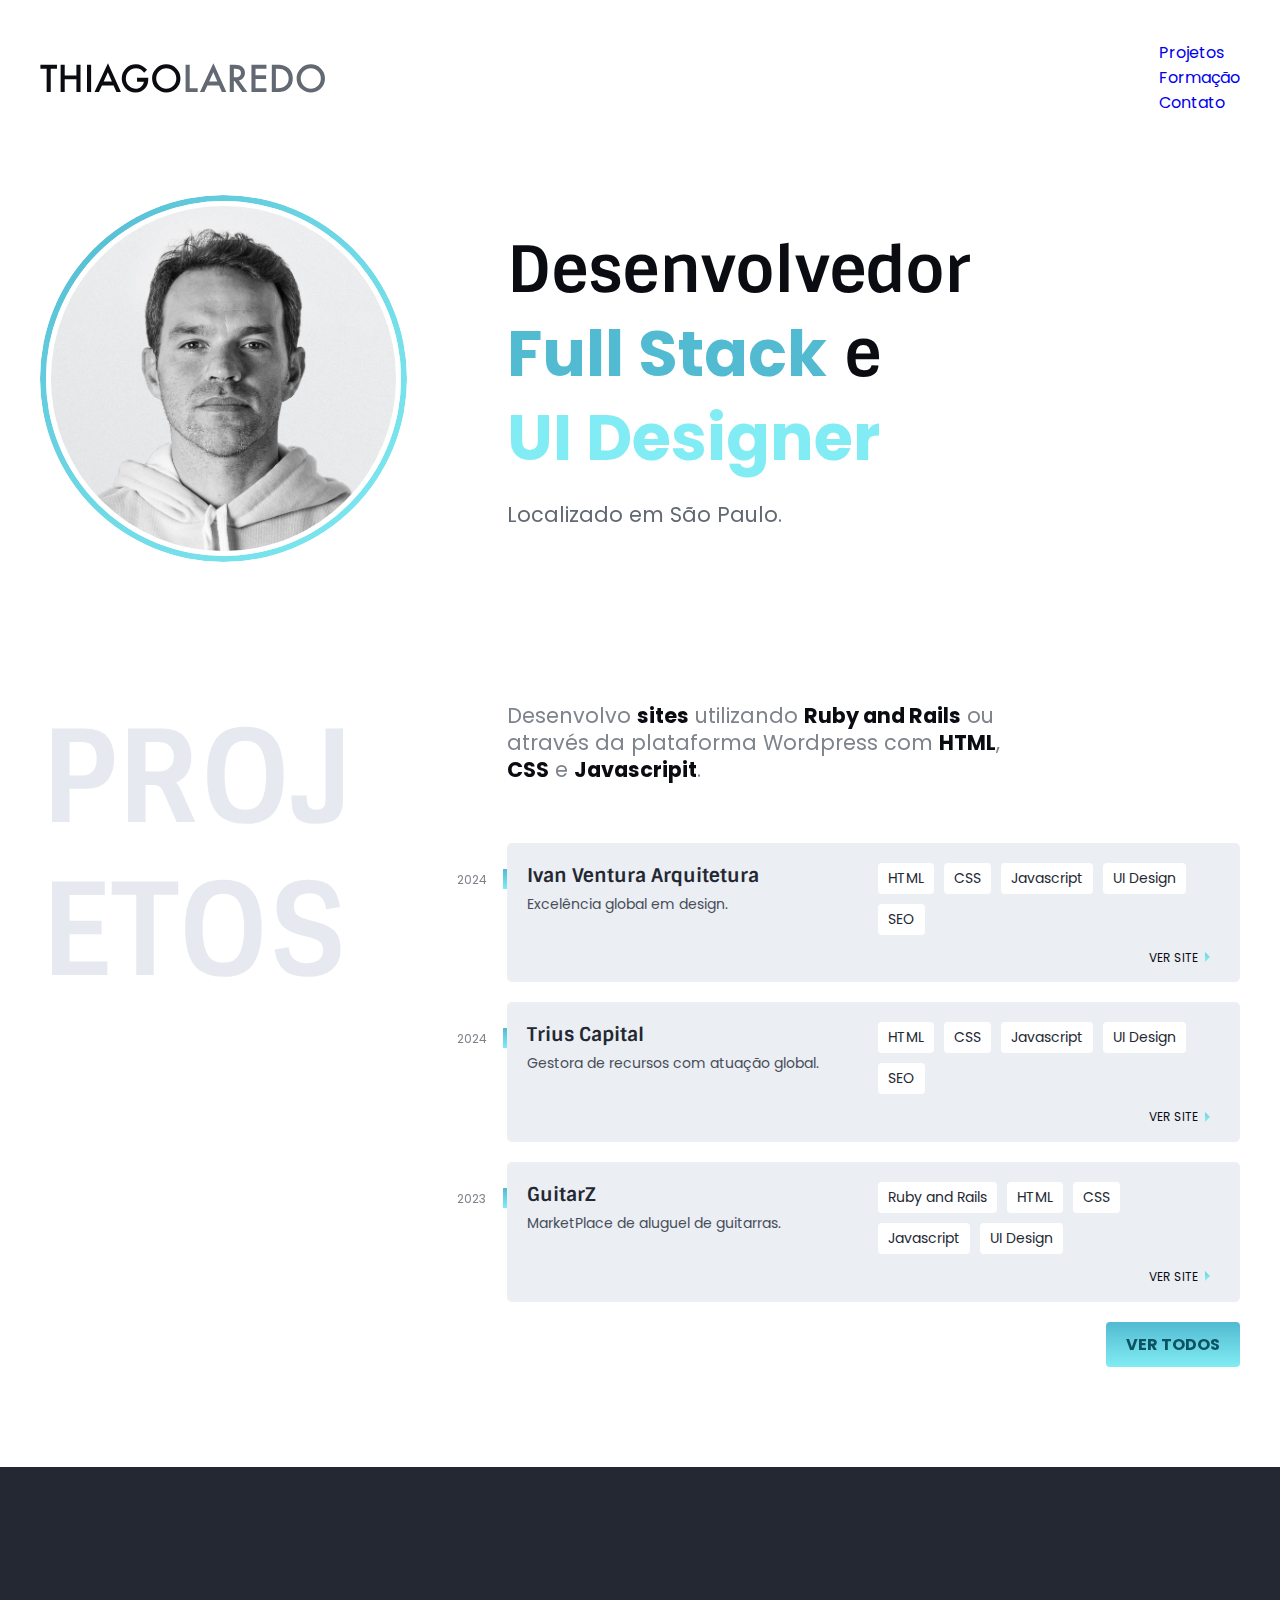
<file: index.html>
<!DOCTYPE html>
<html lang="pt-br">

<head>
  <meta charset="UTF-8">
  <meta name="viewport" content="width=device-width, initial-scale=1.0">
  <title>Thiago Laredo - Desenvolvedor Web e Designer</title>
  <meta name="description" content="Desenvolvo projetos web utilizando HTML, CSS e Javascript">
  <link rel="stylesheet" href="./css/style.css">
  <link rel="preconnect" href="https://fonts.googleapis.com">
  <link rel="preconnect" href="https://fonts.gstatic.com" crossorigin>
  <link href="https://fonts.googleapis.com/css2?family=Poppins:ital,wght@0,400;0,500;0,600;0,700;1,300&family=Sintony:wght@400;700&display=swap" rel="stylesheet">
  <script>document.documentElement.className += ' js';</script>
  <link rel="icon" href="./favicon.svg" type="image/svg+xml">
</head>

<body>
  <header class="header">
    <a href="./index.html">
      <img class="logo" src="./img/logo.svg">
    </a>
    <nav>
      <ul class="menu js-menu">
        <a href="portifolio.html">
          <li>Projetos</li>
        </a>
        <a href="#Formacao">
          <li>Formação</li>
        </a>
        <a href="#contato">
          <li>Contato</li>
        </a>
      </ul>
    </nav>
  </header>

  <main class="intro js-scroll">
    <div class="borda">
      <img src="./img/avatar-2.jpg">
    </div>
    <div class="texto">
      <h1>Desenvolvedor<br> <span class="azul">Full Stack</span> e <br><span class="verde">UI Designer</span></h1>
      <p>Localizado em São Paulo.</p>
    </div>
  </main>

  <section class="Experiencia js-scroll" id="Projetos" aria-label="Projetos">
    <h1 class="titulo">Projetos</h1>
    <div class="projetos-container">
      <p class="experiencia-texto">Desenvolvo <strong>sites</strong> utilizando <strong>Ruby and Rails</strong> ou através da plataforma Wordpress com <strong>HTML</strong>, <strong>CSS</strong> e <strong>Javascripit</strong>.

      <div class="projetos">
        <span class="tipo">2024</span>
        <div>
          <h3 class="titulo-projetos">Ivan Ventura Arquitetura</h3>
          <p class="texto-projetos">Excelência global em design. </p>
        </div>
        <ul class="linguagens">
          <li>HTML</li>
          <li>CSS</li>
          <li>Javascript</li>
          <li>UI Design</li>
          <li>SEO</li>
        </ul>
        <a href="https://ivanventura.com.br/" target="_blank" class="botão">Ver Site</a>
      </div>

      <div class="projetos">
        <span class="tipo">2024</span>
        <div>
          <h3 class="titulo-projetos">Trius Capital</h3>
          <p class="texto-projetos">Gestora de recursos com atuação global.</p>
        </div>
        <ul class="linguagens">
          <li>HTML</li>
          <li>CSS</li>
          <li>Javascript</li>
          <li>UI Design</li>
          <li>SEO</li>
        </ul>
        <a href="https://www.triuscapital.com" target="_blank" class="botão">Ver Site</a>
      </div>

      <div class="projetos">
        <span class="tipo">2023</span>
        <div>
          <h3 class="titulo-projetos">GuitarZ</h3>
          <p class="texto-projetos">MarketPlace de aluguel de guitarras.</p>
        </div>
        <ul class="linguagens">
          <li>Ruby and Rails</li>
          <li>HTML</li>
          <li>CSS</li>
          <li>Javascript</li>
          <li>UI Design</li>
        </ul>
        <a href="https://guitarz-switch-alelvis.herokuapp.com/" target="_blank" class="botão">Ver Site</a>
      </div>

      
      <div class="btn-todos">
        <a href="./portifolio.html">VER TODOS</a>
      </div>
    </div>
  </section>

  <section class="fundo" id="Formacao" aria-label="Formação">
    <div class="container">
      <div class="formacao js-scroll">
        <h1 class="titulo titulo-formacao">Formação</h1>
        <div>
          <p class="formacao-texto">Minha mais recente experiência foi o <strong>Bootcamp</strong> de <strong>Desenvolvimento Web</strong> na escola <strong>Le Wagon</strong>.
          </p>
          <ul class="curso-lista">
            <li class="escola">
              <span>Bootcamp Desenvolvimento Web</span>
              <div class="flex">
                <h3>Desenvolvedor Full Stack</h3>
                <span class="carga-horaria">400h</span>
              </div>
              <div class="flex">
                <p>Le wagon</p>
                <a href="https://olatu.com.br/wp-content/uploads/2023/07/diploma.pdf" target="_blank"> <img src="./img/download.svg"></a>
              </div>
            </li>
            <li class="escola">
              <span>Iniciante</span>
              <div class="flex">
                <h3>HTML / CSS</h3>
                <span class="carga-horaria">46h</span>
              </div>
              <div class="flex">
                <p>Origamid</p>
                <a href="https://www.origamid.com/certificate/bc9a4b62" target="_blank"> <img src="./img/download.svg"></a>
              </div>
            </li>
            <li class="escola">
              <span>Iniciante</span>
              <div class="flex">
                <h3>UI Design</h3>
                <span class="carga-horaria">34h</span>
              </div>
              <div class="flex">
                <p>Origamid</p>
                <a href="https://www.origamid.com/certificate/de744b35" target="_blank"> <img src="./img/download.svg"></a>
              </div>
            </li>
          </ul>
          <div>
            <div class="formacao-extra">
              <h3>Graduação</h3>
              <p>Adm. de Empresas / PUC - SP
              <p>
            </div>
            <div class="habilidades">
              <h3>Habilidades</h3>
              <ul>
                <li>Figma</li>
                <li>Photoshop</li>
                <li>Illustrator</li>
              </ul>
            </div>
          </div>
        </div>
      </div> 
  </section>

  <footer class="fundo-rodape" id="contato" aria-label="Contato">
    <div class="rodape-container js-scroll">
      <div class="contato">
        <p>Estou disponível para novos projetos. Entre em contato comigo e marcamos uma conversa.</p>
        <ul>
          <li>thiago@olatu.com.br</li>
          <li><a href="https://api.whatsapp.com/send?phone=5511999415321" target="_blank">11 99941-5321</a></li>
        </ul>
      </div>
      <div class="copy">
        <img src="./img/infinito.svg">
        <span>Thiago Laredo Todos os Direitos Reservados</span>
      </div>
    </div>
  </footer>

  <script src="js.js"></script>
</body>
</html>
</file>
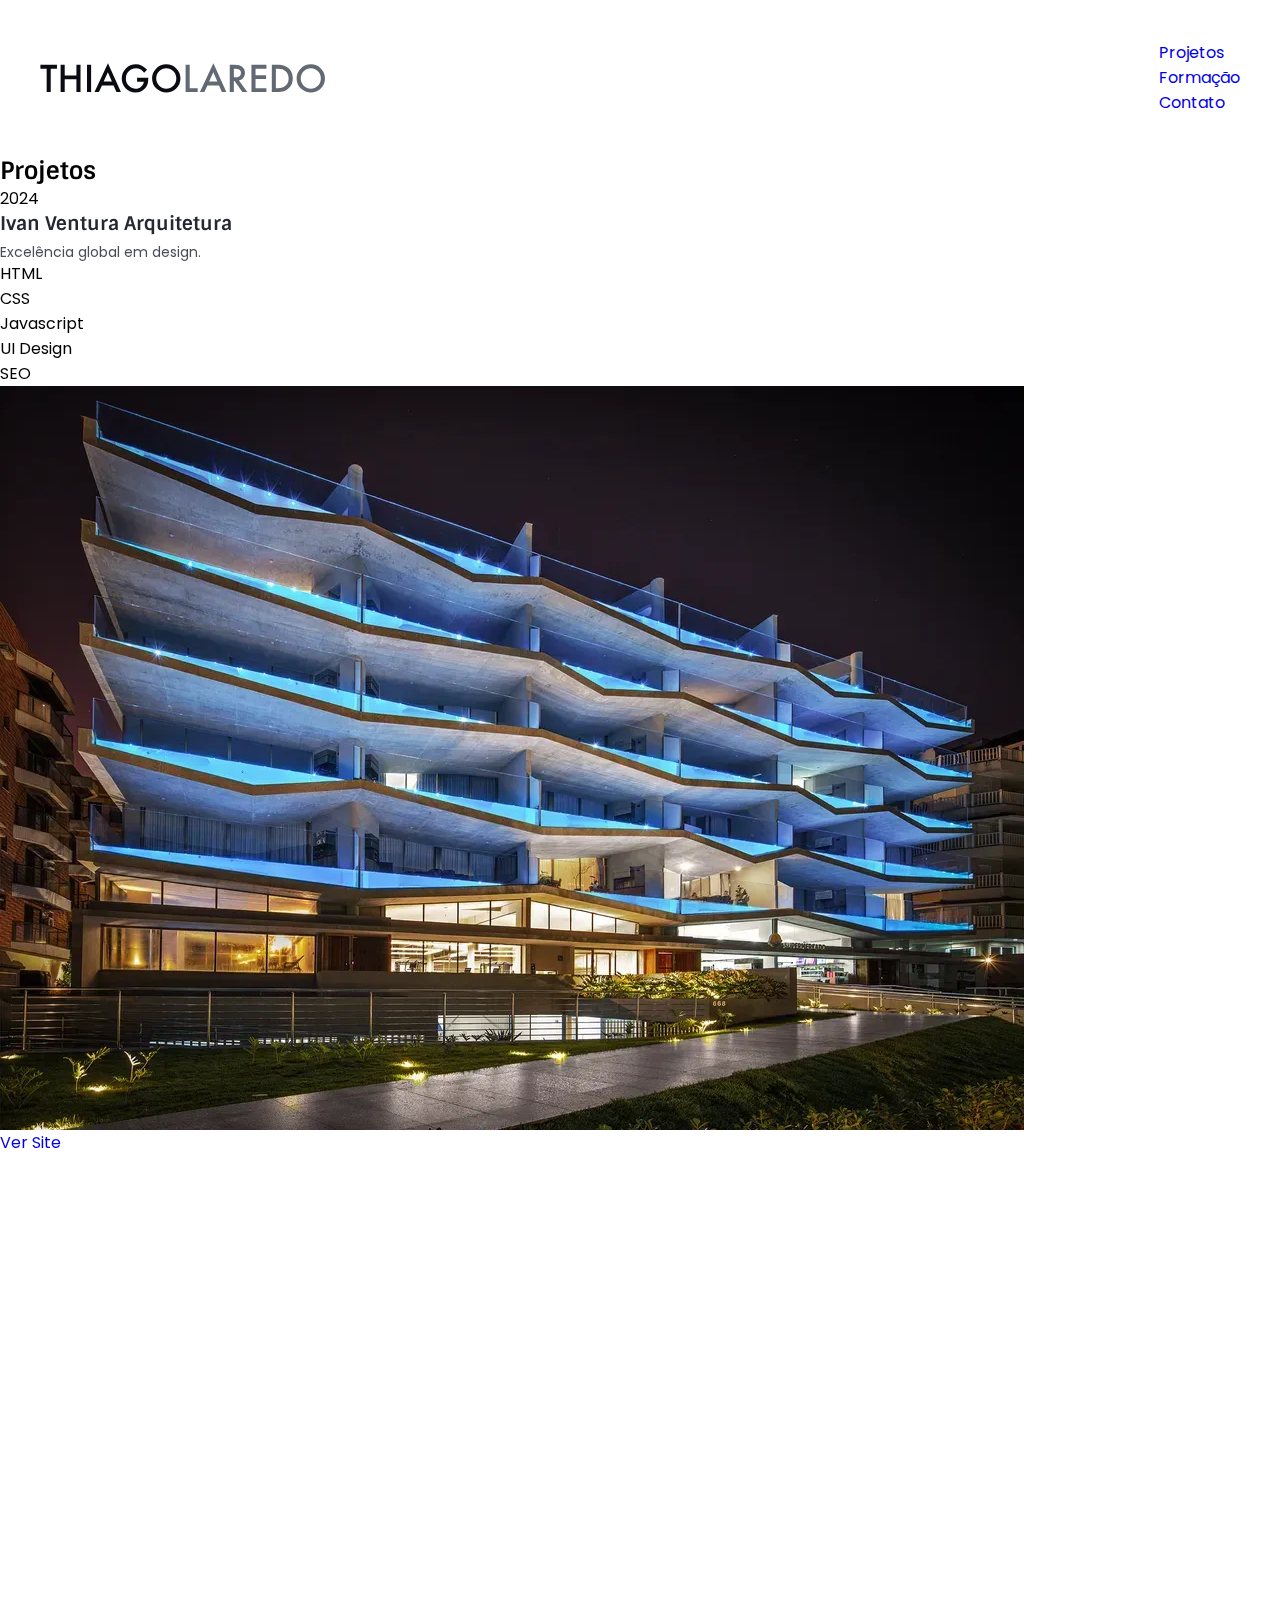
<file: portifolio.html>
<!DOCTYPE html>
<html lang="pt-br">

<head>
  <meta charset="UTF-8">
  <meta name="viewport" content="width=device-width, initial-scale=1.0">
  <title>Thiago Laredo - Desenvolvedor e Designer</title>
  <meta name="description" content="Desenvolvo projetos web utilizando HTML, CSS e Javascript">
  <link rel="stylesheet" href="./css/style.css">
  <link rel="preconnect" href="https://fonts.googleapis.com">
  <link rel="preconnect" href="https://fonts.gstatic.com" crossorigin>
  <link href="https://fonts.googleapis.com/css2?family=Poppins:ital,wght@0,400;0,500;0,600;0,700;1,300&family=Sintony:wght@400;700&display=swap" rel="stylesheet">
  <script>document.documentElement.className += ' js';</script>
  <link rel="icon" href="./favicon.svg" type="image/svg+xml">

</head>

<body>
  <header class="header">
    <a href="./index.html">
      <img class="logo" src="./img/logo.svg">
    </a>
    <nav>
      <ul class="menu js-menu">
        <a href="portifolio.html">
          <li>Projetos</li>
        </a>
        <a href="/index.html#Formacao">
          <li>Formação</li>
        </a>
        <a href="#contato">
          <li>Contato</li>
        </a>
      </ul>
    </nav>
  </header>

  <main class="portifolio-container">
    <h2 class="titulo-portifolio js-scroll">Projetos</h2>
    <div class="portifolio-lista">
  
      <div class="portifolio js-scroll">
        <span class="ano">2024</span>
        <div>
          <h3 class="titulo-projetos">Ivan Ventura Arquitetura</h3>
          <p class="texto-projetos">Excelência global em design.</p>
          <ul class="linguagens-port">
            <li>HTML</li>
            <li>CSS</li>
            <li>Javascript</li>
            <li>UI Design</li>
            <li>SEO</li>
          </ul>
        </div>
        <img class="print" src="./img/ivan-ventura.webp" alt="Ivan Ventura">
        <a href="https://ivanventura.com.br/" target="_blank" class="btn-seta">Ver Site</a>
      </div>

      <div class="portifolio js-scroll">
        <span class="ano">2024</span>
        <div>
          <h3 class="titulo-projetos">Trius Capital</h3>
          <p class="texto-projetos">Gestora de recursos com atuação global.</p>
          <ul class="linguagens-port">
            <li>HTML</li>
            <li>CSS</li>
            <li>Javascript</li>
            <li>UI Design</li>
            <li>SEO</li>
          </ul>
        </div>
        <img class="print" src="./img/trius.webp" alt="Trius Capital">
        <a href="https://www.triuscapital.com/"target="_blank" class="btn-seta">Ver Site</a>
      </div>

      <div class="portifolio js-scroll">
        <span class="ano">2023</span>
        <div>
          <h3 class="titulo-projetos">Foodlab</h3>
          <p class="texto-projetos">Cursos para empreendedorismo na gastronomia.</p>
          <ul class="linguagens-port">
            <li>Wordpress</li>
            <li>HTML</li>
            <li>CSS</li>
            <li>Javascript</li>
            <li>UI Design</li>
            <li>SEO</li>
          </ul>
        </div>
        <img class="print" src="./img/foodlab.jpeg" alt="Foodlab">
        <a href="https://foodlab.online/" target="_blank" class="btn-seta">Ver Site</a>
      </div>

      <div class="portifolio js-scroll">
        <span class="ano">2023</span>
        <div>
          <h3 class="titulo-projetos">Grupo Papaki</h3>
          <p class="texto-projetos">Maior grupo de produção publicitária do Brasil.</p>
          <ul class="linguagens-port">
            <li>Wordpress</li>
            <li>HTML</li>
            <li>CSS</li>
            <li>Javascript</li>
            <li>UI Design</li>
            <li>SEO</li>
          </ul>
        </div>
        <img class="print" src="./img/papaki.jpg" alt="Grupo Papaki">
        <a href="https://papaki.com.br/" target="_blank" class="btn-seta">Ver Site</a>
      </div>

      <div class="portifolio js-scroll">
        <span class="ano">2023</span>
        <div>
          <h3 class="titulo-projetos">GuitarZ</h3>
          <p class="texto-projetos">MarketPlace de aluguel de guitarras.</p>
          <ul class="linguagens-port">
            <li>Ruby and Rails</li>
            <li>HTML</li>
            <li>CSS</li>
            <li>Javascript</li>
            <li>UI Design</li>
          </ul>
        </div>
        <img class="print" src="./img/guitarz.webp" alt="GuitarZ">
        <a href="https://guitarz-switch-alelvis.herokuapp.com/" target="_blank" class="btn-seta">Ver Site</a>
      </div>

      <div class="portifolio js-scroll">
        <span class="ano">2023</span>
        <div>
          <h3 class="titulo-projetos">Glue</h3>
          <p class="texto-projetos">Gestão de carreira para talentos do audivisual em publicidade.</p>
          <ul class="linguagens-port">
            <li>Wordpress</li>
            <li>HTML</li>
            <li>CSS</li>
            <li>Javascript</li>
            <li>UI Design</li>
            <li>SEO</li>
          </ul>
        </div>
        <img class="print" src="./img/glue.png" alt="Glue">
        <a href="https://gluehere.co/" target="_blank" class="btn-seta">Ver Site</a>
      </div>

      <div class="portifolio js-scroll">
        <span class="ano">2023</span>
        <div>
          <h3 class="titulo-projetos">Pace</h3>
          <p class="texto-projetos">Clínica de Fisioterapia e Preparação Física.</Audio> </p>
          <ul class="linguagens-port">
            <li>Wordpress</li>
            <li>HTML</li>
            <li>CSS</li>
            <li>UI Design</li>
            <li>SEO</li>
            <li>Fotografia</li>
          </ul>
        </div>
        <img class="print" src="./img/pace.webp" alt="Clinica Pace">
        <a href="https://www.clinicapace.com.br/" target="_blank" class="btn-seta">Ver Site</a>
      </div>

      <div class="portifolio js-scroll">
        <span class="ano">2022</span>
        <div>
          <h3 class="titulo-projetos">Brigitte Filmes</h3>
          <p class="texto-projetos">Produtora de Filmes para Publicidade. </p>
          <ul class="linguagens-port">
            <li>Wordpress</li>
            <li>HTML</li>
            <li>CSS</li>
            <li>Javascript</li>
            <li>UI Design</li>
            <li>SEO</li>
          </ul>
        </div>
        <img class="print" src="./img/brigitte.webp" alt="Brigitte">
        <a href="https://www.brigittefilmes.com.br/" target="_blank" class="btn-seta">Ver Site</a>
      </div>

      <div class="portifolio js-scroll">
        <span class="ano">2022</span>
        <div>
          <h3 class="titulo-projetos">Tais Pacheco</h3>
          <p class="texto-projetos">Direção artística e desenvolvimento criativo.</p>
          <ul class="linguagens-port">
            <li>Wordpress</li>
            <li>HTML</li>
            <li>CSS</li>
            <li>UI Design</li>
            <li>SEO</li>
          </ul>
        </div>
        <img class="print" src="./img/tais-pacheco.jpeg" alt="Tais Pacheco">
        <a href="https://www.brigittefilmes.com.br/" target="_blank" class="btn-seta">Ver Site</a>
      </div>
      <div class="portifolio js-scroll">
        <span class="ano">2022</span>

        <div>
          <h3 class="titulo-projetos">3V Capital</h3>
          <p class="texto-projetos">Gestora de Patrimônio independente. </p>
          <ul class="linguagens-port">
            <li>Wordpress</li>
            <li>HTML</li>
            <li>CSS</li>
            <li>UI Design</li>
            <li>SEO</li>
          </ul>
        </div>
        <img class="print" src="./img/3vcapital.webp" alt="3V Capital">
        <a href="https://www.3vcapital.com.br/" target="_blank" class="btn-seta">Ver Site</a>
      </div>


      <div class="portifolio js-scroll">
        <span class="ano">2022</span>
        <div>
          <h3 class="titulo-projetos">Katia Vardanega</h3>
          <p class="texto-projetos">Ginecologista e Obstreta.</p>
          <ul class="linguagens-port">
            <li>Wordpress</li>
            <li>HTML</li>
            <li>CSS</li>
            <li>UI Design</li>
            <li>SEO</li>
          </ul>
        </div>
        <img class="print" src="./img/drkatia.jpeg" alt="Dr. Katia Vardanega">
        <a href="https://katiavardanega.com.br/" target="_blank" class="btn-seta">Ver Site</a>
      </div>

      <div class="portifolio js-scroll">
        <span class="ano">2021</span>
        <div>
          <h3 class="titulo-projetos">Cibele Garcia</h3>
          <p class="texto-projetos">Aulas de inglês personalizadas. </p>
          <ul class="linguagens-port">
            <li>Wordpress</li>
            <li>HTML</li>
            <li>CSS</li>
            <li>UI Design</li>
            <li>SEO</li>
          </ul>
        </div>
        <img class="print" src="./img/cibelegarcia.jpeg" alt="Cibele Garcia">
        <a href="https://cibelegarcia.com.br" target="_blank" class="btn-seta">Ver Site</a>
      </div>

      <div class="portifolio js-scroll">
        <span class="ano">2021</span>
        <div>
          <h3 class="titulo-projetos">Territorio Emocional</h3>
          <p class="texto-projetos">Psicóloga e Orientadora Profissional. </p>
          <ul class="linguagens-port">
            <li>Wordpress</li>
            <li>HTML</li>
            <li>CSS</li>
            <li>UI Design</li>
            <li>SEO</li>
          </ul>
        </div>
        <img class="print" src="./img/Beth-Lopes.jpg" alt="Beth Lopes">
        <a href="https://www.territorioemocional.com.br/" target="_blank" class="btn-seta">Ver Site</a>
      </div>

      <div class="portifolio js-scroll">
        <span class="ano">2020</span>
        <div>
          <h3 class="titulo-projetos">Paula Marques</h3>
          <p class="texto-projetos">Acessórios Contemporâneos e Sofisticados. </p>
          <ul class="linguagens-port">
            <li>Wordpress</li>
            <li>HTML</li>
            <li>CSS</li>
            <li>UI Design</li>
            <li>SEO</li>
          </ul>
        </div>
        <img class="print" src="./img/paulamarques.jpg" alt="Paula Marques">
        <a href="https://www.paulamarques.com.br/" target="_blank" class="btn-seta">Ver Site</a>
      </div>

      <div class="portifolio js-scroll">
        <span class="ano">2020</span>
        <div>
          <h3 class="titulo-projetos">Andre Betio</h3>
          <p class="texto-projetos">Marca criadora de peças para ocasiões especiais.</p>
          <ul class="linguagens-port">
            <li>Wordpress</li>
            <li>HTML</li>
            <li>CSS</li>
            <li>UI Design</li>
            <li>SEO</li>
          </ul>
        </div>
        <img class="print" src="./img/andre-betio.jpg" alt="Andre Betio">
        <a href="https://andrebetio.com/" target="_blank" class="btn-seta">Ver Site</a>
      </div>

      <div class="portifolio js-scroll">
        <span class="ano">2019</span>
        <div>
          <h3 class="titulo-projetos">MYA Swimwear</h3>
          <p class="texto-projetos">Biquínis e Maiôs com Modelagens Exclusivas e Minimalistas. </p>
          <ul class="linguagens-port">
            <li>Wordpress</li>
            <li>HTML</li>
            <li>CSS</li>
            <li>UI Design</li>
            <li>SEO</li>
          </ul>
        </div>
        <img class="print" src="./img/mya.webp" alt="MYA">
        <a href="https://www.myaswimwear.com.br/" target="_blank" class="btn-seta">Ver Site</a>
      </div>

      <div class="portifolio js-scroll">
        <span class="ano">2019</span>
        <div>
          <h3 class="titulo-projetos">Helena Augusta</h3>
          <p class="texto-projetos">Assessoria de Imprensa de Lifestyle. </p>
          <ul class="linguagens-port">
            <li>Wordpress</li>
            <li>HTML</li>
            <li>CSS</li>
            <li>UI Design</li>
            <li>SEO</li>
          </ul>
        </div>
        <img class="print" src="./img/ha.jpg" alt="Helena Augusta">
        <a href="https://www.helenaaugusta.com.br/" target="_blank" class="btn-seta">Ver Site</a>
      </div>

      <div class="portifolio js-scroll">
        <span class="ano">2019</span>
        <div>
          <h3 class="titulo-projetos">On My Way Travel</h3>
          <p class="texto-projetos">Boutique de viagens. </p>
          <ul class="linguagens-port">
            <li>Wordpress</li>
            <li>HTML</li>
            <li>CSS</li>
            <li>UI Design</li>
            <li>SEO</li>
          </ul>
        </div>
        <img class="print" src="./img/omy.jpg" alt="On My Way Travel">
        <a href="https://omwtravel.com.br/" target="_blank" class="btn-seta">Ver Site</a>
      </div>

      <div class="portifolio js-scroll">
        <span class="ano">2019</span>
        <div>
          <h3 class="titulo-projetos">Boa Village</h3>
          <p class="texto-projetos">Hotel de luxo em Maraú.</p>
          <ul class="linguagens-port">
            <li>Wordpress</li>
            <li>HTML</li>
            <li>CSS</li>
            <li>UI Design</li>
            <li>SEO</li>
          </ul>
        </div>
        <img class="print" src="./img/boa.webp" alt="Bo Village">
        <a href="https://boavillage.com.br/" target="_blank" class="btn-seta">Ver Site</a>
      </div>

      <div class="portifolio js-scroll">
        <span class="ano">2019</span>
        <div>
          <h3 class="titulo-projetos">OFOS</h3>
          <p class="texto-projetos">Soluções de Prevenção e Combate a Incêndios.</p>
          <ul class="linguagens-port">
            <li>Wordpress</li>
            <li>HTML</li>
            <li>CSS</li>
            <li>UI Design</li>
            <li>SEO</li>
          </ul>
        </div>
        <img class="print" src="./img/ofos.jpg" alt=OFOS">
        <a href="https://ofos.com.br/" target="_blank" class="btn-seta">Ver Site</a>
      </div>
    </div>
  </main>

  <footer class="fundo-rodape" id="contato" aria-label="Contato">
    <div class="rodape-container js-scroll">
      <div class="contato">
        <p>Estou disponível para novos projetos. Entre em contato comigo e marcamos uma conversa.</p>
        <ul>
          <li>thiago@olatu.com.br</li>
          <li><a href="https://api.whatsapp.com/send?phone=5511999415321" target="_blank">11 99941-5321</a></li>
        </ul>
      </div>
      <div class="copy">
        <img src="./img/infinito.svg">
        <span>Thiago Laredo Todos os Direitos Reservados</span>
      </div>
    </div>
  </footer>

<script src="js.js"></script>
</body>
</html>
</file>
<file: css/style.css>
@import "./global.css";
@import "./header.css";
@import "./introducao.css";
@import "./experiencia.css";
@import "./formacao.css";
@import "./contato.css";
</file>
